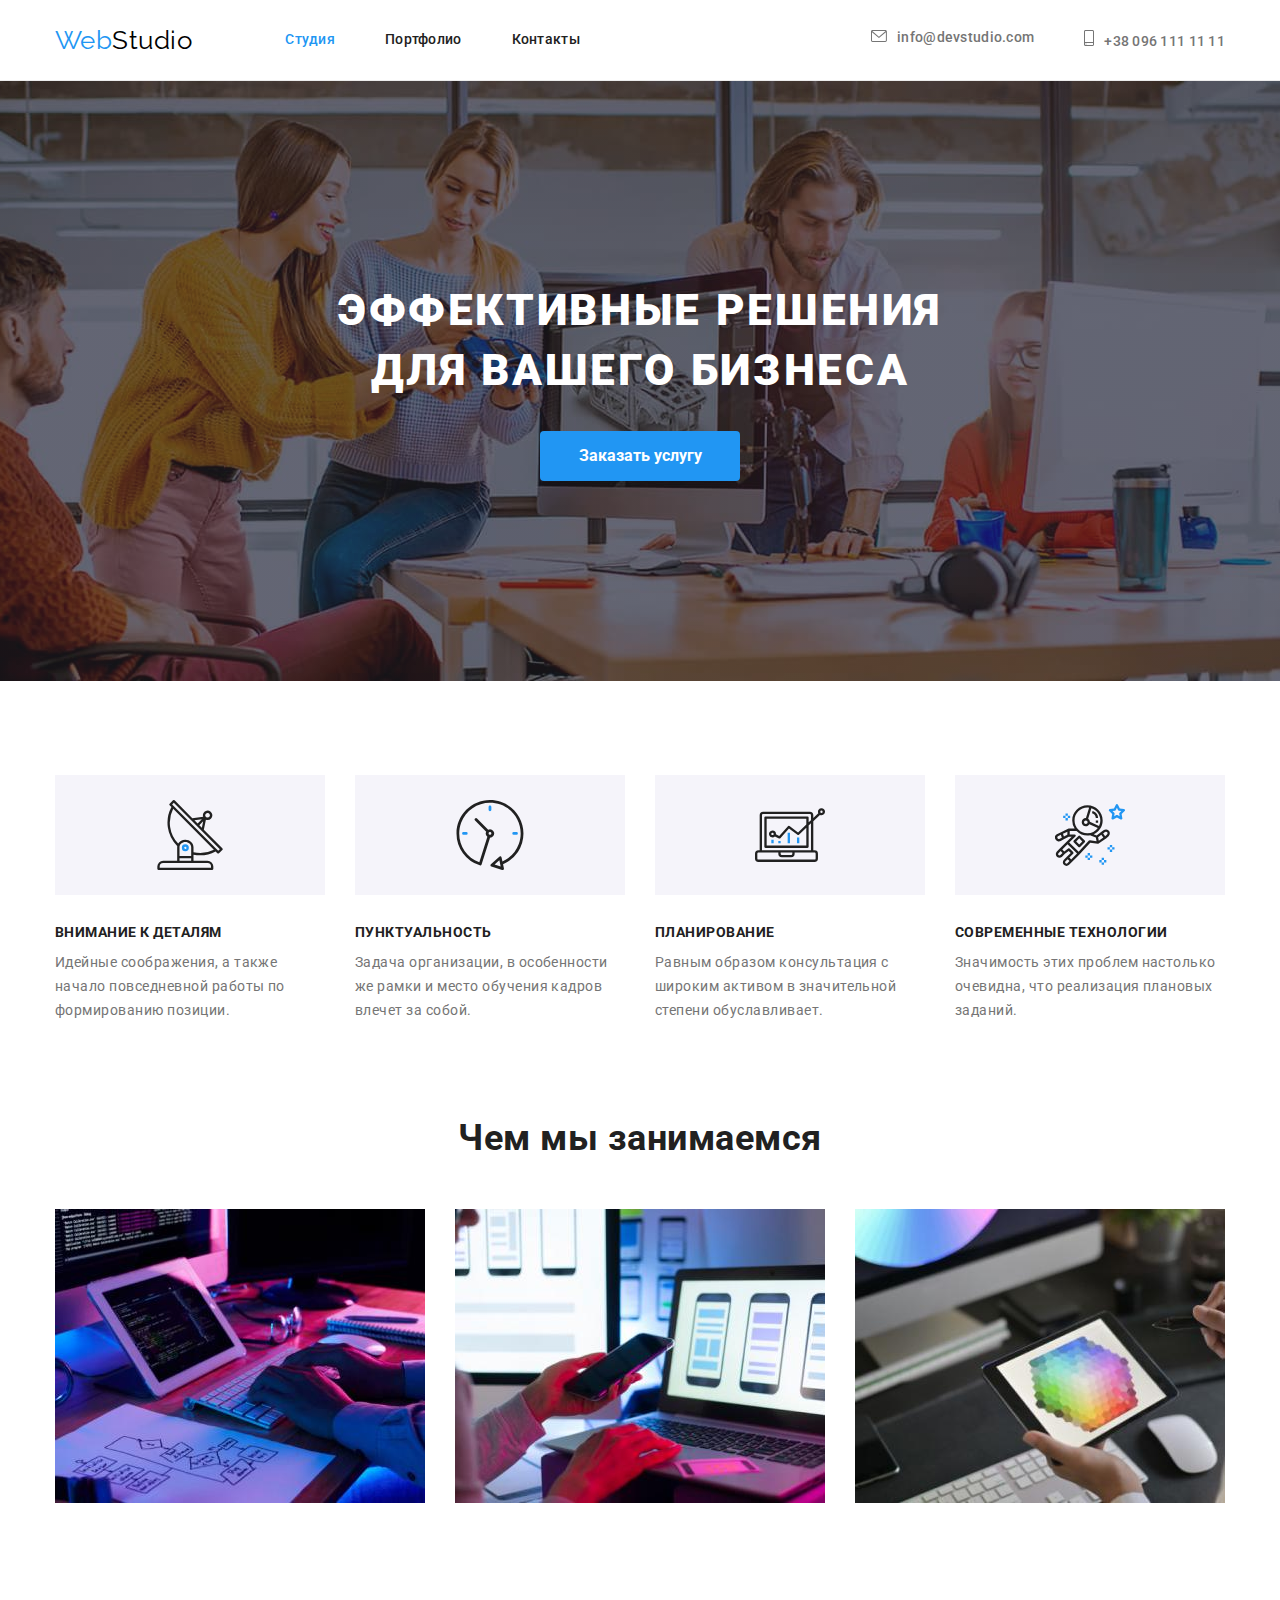
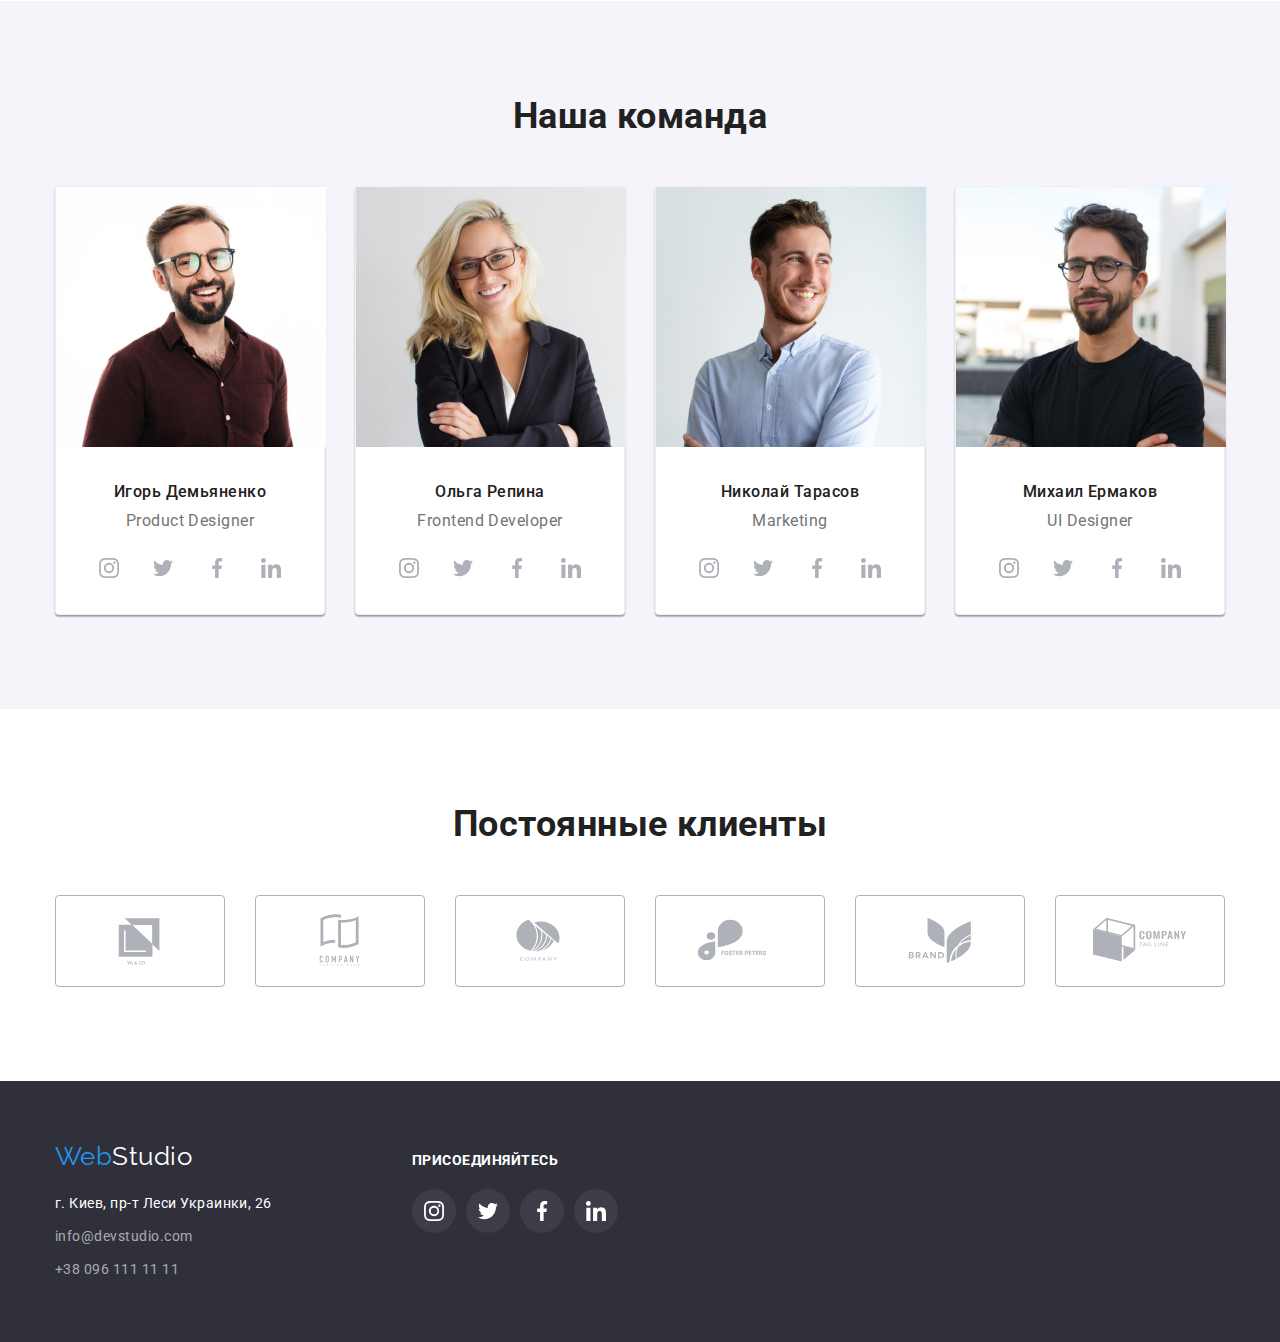
<file: index.html>
<!DOCTYPE html>
<html lang="ru">
<head>
  <meta charset="UTF-8">
  <meta name="viewport" content="width=device-width, initial-scale=1.0">
  <title>Document</title>
  <link 
  href="https://fonts.googleapis.com/css2?family=Raleway:wght@700&family=Roboto:wght@400;500;700;900&display=swap" 
  rel="stylesheet"
  >
  <link 
  rel="stylesheet" 
  href="https://cdnjs.cloudflare.com/ajax/libs/modern-normalize/1.1.0/modern-normalize.min.css">
  <link rel="stylesheet" href="./css/styles.css">
</head>
<body>
    <!--Шапка сайта-->
  <header class="navigation">
    <div class="container main-nav">
        <a href="./index.html" class="logo"><span class="logo-log">Web</span>Studio</a>
      <ul class="site-nav list">
        <li class="item"> <a class="link current" href="./index.html">Студия</a></li>
        <li class="item"> <a class="link" href="./portfolio.html">Портфолио</a></li>
        <li class="item"> <a class="link" href="Контакты">Контакты</a></li>
      </ul>
      <ul class="contact-nav list">
        <li class="item"> <a class="link" href="info@devstudio.com"> 
          <svg class="contact-icon" width="16" height="12">
          <use href="./images/svg/sprite.svg#icon-envelope-hover"></use>
          </svg>info@devstudio.com</a>
          </li>
        <li class="item"> <a class="link" href="+380961111111">
          <svg class="contact-icon" width="10" height="16">
          <use href="./images/svg/sprite.svg#icon-smartphone"></use>
          </svg>+38 096 111 11 11</a>
        </li>
      </ul>
    </div>
    </header>
     <main>
     <!--Герой-->
  <section class="hero">
    <div class="container">
      <h1 class="hero-title">Эффективные решения <br> для вашего бизнеса</h1>
      <button type="" class="button primery">Заказать услугу</button>
    </div>
    </section>
     <!--Преимущества-->
  <section class="feature">
  <div class="container">
  <ul class="feature-list">
    <li class="item">
      <div class="feature-desckription">
        <div class="feature-icon-svg">
        <svg class="feature-icon">
          <use href="./images/svg/sprite.svg#icon-antenna"></use>
        </svg>
        </div>
      <h3 class="title">Внимание к деталям</h3>
      <p class="feature-list-text">Идейные соображения, а также начало повседневной работы по формированию позиции.</p>
      </div>
    </li>
    <li class="item">
      <div class="feature-desckription">
        <div class="feature-icon-svg">
        <svg class="feature-icon">
          <use href="./images/svg/sprite.svg#icon-clock"></use>
        </svg>
        </div>
      <h3 class="title">Пунктуальность</h3>
      <p class="feature-list-text">Задача организации, в особенности же рамки и место обучения кадров влечет за собой.</p>
      </div>
    </li>
    <li class="item">
      <div class="feature-desckription">
        <div class="feature-icon-svg">
        <svg class="feature-icon">
          <use href="./images/svg/sprite.svg#icon-diagram"></use>
        </svg>
        </div>
      <h3 class="title">Планирование</h3>
      <p class="feature-list-text">Равным образом консультация с широким активом в значительной степени обуславливает.</p>
      </div>
    </li>
    <li class="item">
      <div class="feature-desckription">
        <div class="feature-icon-svg">
        <svg class="feature-icon">
          <use href="./images/svg/sprite.svg#icon-astronaut"></use>
        </svg>
        </div>
      <h3 class="title">Современные технологии</h3>
      <p class="feature-list-text">Значимость этих проблем настолько очевидна, что реализация плановых заданий.</p>
      </div>
    </li>
  </ul>
 </div>
  </section>
     <!--Чем мы занимаемся-->
  <section class="work">
    <div class="container">
    <h2 class="section-title">Чем мы занимаемся</h2>
    <ul class="work-list">
      <li class="item"> <img src="./images/work/box1.jpg" alt="планшет с клавиатурой" width="370" /></li>
      <li class="item"> <img src="./images/work/box2.jpg" alt="ноутбук и телефон" width="370" /></li>
      <li class="item"> <img src="./images/work/box3.jpg" alt="рисунок на планшете" width="370" /></li>
    </ul>
    </div>
  </section>
    <!--Наша команда-->
  <section class="team">
    <div class="container">
    <h2 class="section-title">Наша команда</h2>
    <ul class="our-team">
      <li class="item"> <img src="./images/team/photo1.jpg" alt="мужчина в очках улыбается" width="270" />
      <div class="title-position">
      <h3 class="title">Игорь Демьяненко</h3>
      <p class="our-team-position">Product Designer</p>
      <ul class="soc-list">
        <li class="soc-item"><a class="soc-link" href="">
          <svg class="icon">
          <use href="./images/svg/sprite.svg#icon-instagram"></use>
          </svg>
          </a>
        </li>
        <li class="soc-item"><a class="soc-link" href="">
          <svg class="icon">
          <use href="./images/svg/sprite.svg#icon-twitter"></use>
          </svg>
          </a>
        </li>
        <li class="soc-item"><a class="soc-link" href="">
          <svg class="icon">
          <use href="./images/svg/sprite.svg#icon-facebook"></use>
          </svg>
          </a>
        </li>
        <li class="soc-item"><a class="soc-link" href="">
          <svg class="icon">
          <use href="./images/svg/sprite.svg#icon-linkedin"></use>
          </svg>
          </a>
        </li>
      </ul>
      </div>
      </li>
    <li class="item"> <img src="./images/team/photo2.jpg" alt="женщина в очках" width="270" />
      <div class="title-position">
      <h3 class="title">Ольга Репина</h3>
      <p class="our-team-position">Frontend Developer</p>
      <ul class="soc-list">
        <li class="soc-item"><a class="soc-link" href="">
          <svg class="icon">
          <use href="./images/svg/sprite.svg#icon-instagram"></use>
          </svg>
          </a>
        </li>
        <li class="soc-item"><a class="soc-link" href="">
          <svg class="icon">
          <use href="./images/svg/sprite.svg#icon-twitter"></use>
          </svg>
          </a>
        </li>
        <li class="soc-item"><a class="soc-link" href="">
          <svg class="icon">
          <use href="./images/svg/sprite.svg#icon-facebook"></use>
          </svg>
          </a>
        </li>
        <li class="soc-item"><a class="soc-link" href="">
          <svg class="icon">
          <use href="./images/svg/sprite.svg#icon-linkedin"></use>
          </svg>
          </a>
        </li>
      </ul>
      </div>
    </li>
    <li class="item"> <img src="./images/team/photo3.jpg" alt="мужчина улыбается" width="270" />
      <div class="title-position">
      <h3 class="title">Николай Тарасов</h3>
      <p class="our-team-position">Marketing</p>
      <ul class="soc-list">
        <li class="soc-item"><a class="soc-link" href="">
          <svg class="icon">
          <use href="./images/svg/sprite.svg#icon-instagram"></use>
          </svg>
          </a>
        </li>
        <li class="soc-item"><a class="soc-link" href="">
          <svg class="icon">
          <use href="./images/svg/sprite.svg#icon-twitter"></use>
          </svg>
          </a>
        </li>
        <li class="soc-item"><a class="soc-link" href="">
          <svg class="icon">
          <use href="./images/svg/sprite.svg#icon-facebook"></use>
          </svg>
          </a>
        </li>
        <li class="soc-item"><a class="soc-link" href="">
          <svg class="icon">
          <use href="./images/svg/sprite.svg#icon-linkedin"></use>
          </svg>
          </a>
        </li>
      </ul>
      </div>
    </li> 
    <li class="item"> <img src="./images/team/photo4.jpg" alt="мужчина в очках" width="270" />
      <div class="title-position">
      <h3 class="title">Михаил Ермаков</h3>
      <p class="our-team-position">UI Designer</p>
      <ul class="soc-list">
        <li class="soc-item"><a class="soc-link" href="">
          <svg class="icon">
          <use href="./images/svg/sprite.svg#icon-instagram"></use>
          </svg>
          </a>
        </li>
        <li class="soc-item"><a class="soc-link" href="">
          <svg class="icon">
          <use href="./images/svg/sprite.svg#icon-twitter"></use>
          </svg>
          </a>
        </li>
        <li class="soc-item"><a class="soc-link" href="">
          <svg class="icon">
          <use href="./images/svg/sprite.svg#icon-facebook"></use>
          </svg>
          </a>
        </li>
        <li class="soc-item"><a class="soc-link" href="">
          <svg class="icon">
          <use href="./images/svg/sprite.svg#icon-linkedin"></use>
          </svg>
          </a>
        </li>
      </ul>
      </div>
    </li>
    </ul>
    </div>
  </section>
  <section class="clients">
    <div class="container">
      <h2 class="section-title">Постоянные клиенты</h2>
      <ul class="client-list">
        <li class="client-item">
          <a class="client-link" href="">
            <svg class="client-icon">
            <use href="./images/svg/sprite.svg#icon-Logo1"></use>
            </svg>
          </a>
        </li>
        <li class="client-item">
          <a class="client-link" href="">
            <svg class="client-icon">
            <use href="./images/svg/sprite.svg#icon-Logo2"></use>
            </svg>
          </a>
        </li>
        <li class="client-item">
          <a class="client-link" href="">
            <svg class="client-icon">
            <use href="./images/svg/sprite.svg#icon-Logo3"></use>
            </svg>
          </a>
        </li>
        <li class="client-item">
          <a class="client-link" href="">
            <svg class="client-icon">
            <use href="./images/svg/sprite.svg#icon-Logo4"></use>
            </svg>
          </a>
        </li>
        <li class="client-item">
          <a class="client-link" href="">
            <svg class="client-icon">
            <use href="./images/svg/sprite.svg#icon-Logo5"></use>
            </svg>
          </a>
        </li>
        <li class="client-item">
          <a class="client-link" href="">
            <svg class="client-icon">
            <use href="./images/svg/sprite.svg#icon-Logo6"></use>
            </svg>
          </a>
        </li>
      </ul>
    </div>
  </section>
  </main>
    <!--Футер-->
    <footer class="footer">
    <div class="container join">
      <div class="address">
      <a class="logo" href="./index.html"><span class="logo-log">Web</span>Studio</a>
      <address>
        <ul class="address-list">
          <li> <a class="address" href="https://goo.gl/maps/p9asSNpHpRRXdiQKA">г. Киев, пр-т Леси Украинки, 26</a></li>
          <li> <a class="address-list-link" href="info@devstudio.com">info@devstudio.com</a></li>
          <li> <a class="address-list-link" href="+380961111111">+38 096 111 11 11</a></li>
        </ul>
      </address>
      </div>
      <div>
      <h3 class="title-join">Присоединяйтесь</h3>
      <ul class="join-list">
        <li class="join-item">
          <a class="join-link" href="">
            <svg class="join-icon">
            <use href="./images/svg/sprite.svg#icon-instagram"></use>
            </svg>
          </a>
        </li>
        <li class="join-item">
          <a class="join-link" href="">
            <svg class="join-icon">
            <use href="./images/svg/sprite.svg#icon-twitter"></use>
            </svg>
          </a>
        </li>
        <li class="join-item">
          <a class="join-link" href="">
            <svg class="join-icon">
            <use href="./images/svg/sprite.svg#icon-facebook"></use>
            </svg>
          </a>
        </li>
        <li class="join-item">
          <a class="join-link" href="">
            <svg class="join-icon">
            <use href="./images/svg/sprite.svg#icon-linkedin"></use>
            </svg>
          </a>
        </li>
      </ul>
      </div>
    </div>
    </footer>
</body>
</html>
</file>
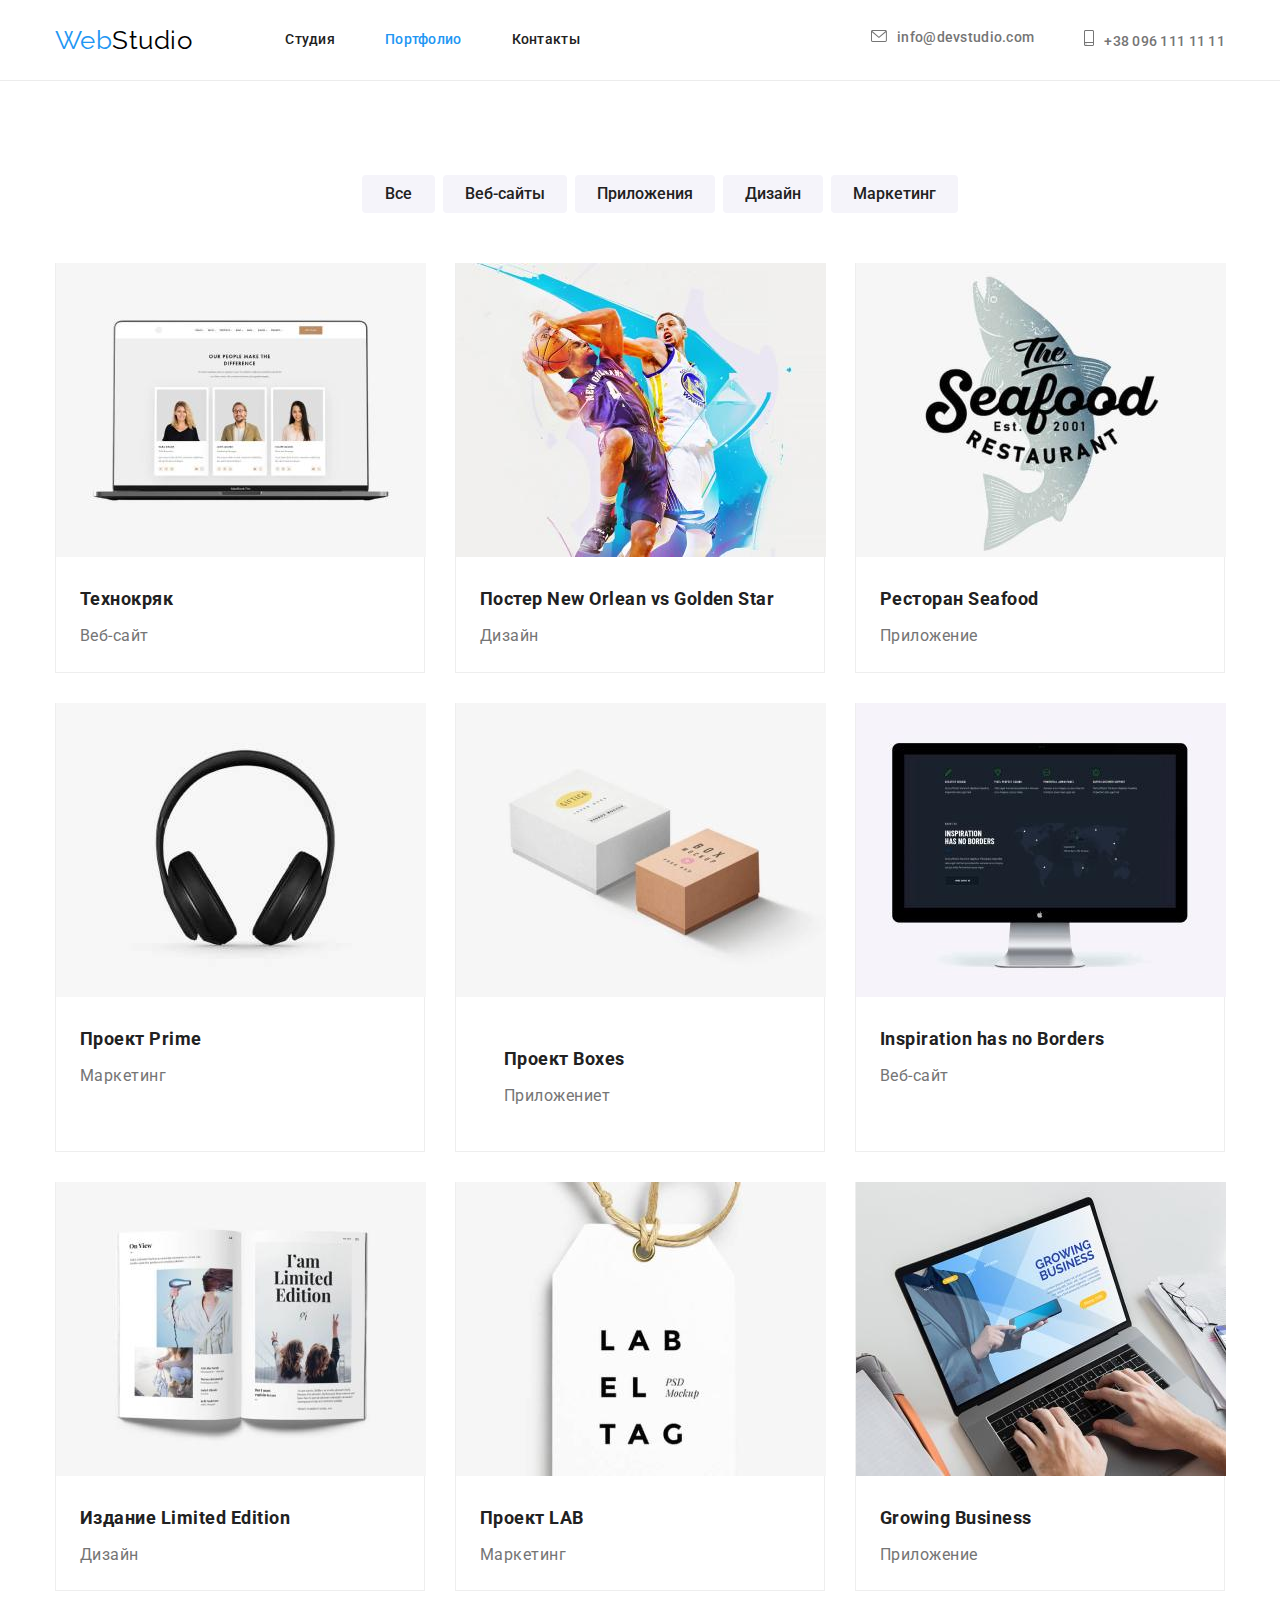
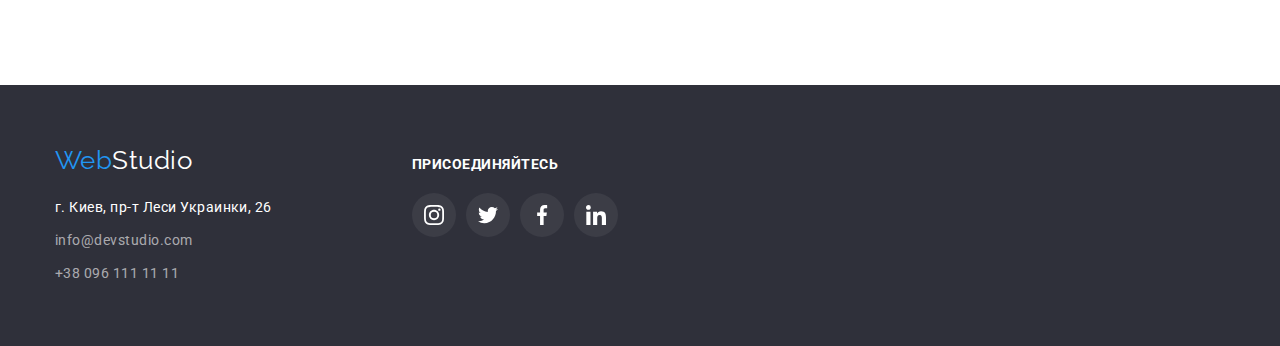
<file: portfolio.html>
<!DOCTYPE html>
<html lang="ru">
<head>
  <meta charset="UTF-8">
  <meta http-equiv="X-UA-Compatible" content="IE=edge">
  <meta name="viewport" content="width=device-width, initial-scale=1.0">
  <title>Document</title>
  <link 
  href="https://fonts.googleapis.com/css2?family=Raleway:wght@700&family=Roboto:wght@400;500;700;900&display=swap" 
  rel="stylesheet"
  >
  <link 
  rel="stylesheet" 
  href="https://cdnjs.cloudflare.com/ajax/libs/modern-normalize/1.1.0/modern-normalize.min.css">
  <link rel="stylesheet" href="./css/styles.css">
</head>
<body>
<!--Шапка сайта-->
  <header class="navigation">
    <div class="container main-nav">
    <a href="./index.html" class="logo"><span class="logo-log">Web</span>Studio</a>
<ul class="site-nav list"> 
  <li class="item"> <a class="link" href="./index.html">Студия</a></li>
  <li class="item"> <a class="link current" href="./portfolio.html">Портфолио</a></li>
  <li class="item"> <a class="link" href="Контакты">Контакты</a></li>
</ul>
<ul class="contact-nav list">
  <li class="item"> <a class="link" href="info@devstudio.com"> 
    <svg class="contact-icon" width="16" height="12">
    <use href="./images/svg/sprite.svg#icon-envelope-hover"></use>
    </svg>info@devstudio.com</a>
    </li>
  <li class="item"> <a class="link" href="+380961111111">
    <svg class="contact-icon" width="10" height="16">
    <use href="./images/svg/sprite.svg#icon-smartphone"></use>
    </svg>+38 096 111 11 11</a>
  </li>
</ul>
</div>
</header>
<main>
<!--Наши работы-->
  <section class="project">
  <div class="container">
  <ul class="project-button ">
    <li class="item"><button type="" class="button secondary">Все</button></li>
    <li class="item"><button type="" class="button secondary">Веб-сайты</button></li>
    <li class="item"><button type="" class="button secondary">Приложения</button></li>
    <li class="item"><button type="" class="button secondary">Дизайн</button></li>
    <li class="item"><button type="" class="button secondary">Маркетинг</button></li>
  </ul>       
  <ul class="project-desckription">
    <li class="item"> <img src="./images/project/project1.jpg" alt="веб-страница на ноутбуке" width="370" />
      <div class="project-name">
      <h3 class="project-title">Технокряк</h3>
      <p class="project-title-text">Веб-сайт</p>
      </div>
    </li>
    <li class="item"> <img src="./images/project/project2.jpg" alt="два баскетболиста" width="370" />
      <div class="project-name">
      <h3 class="project-title">Постер New Orlean vs Golden Star</h3>
      <p class="project-title-text">Дизайн</p>
      </div>
      </li>
    <li class="item"> <img src="./images/project/project3.jpg" alt="логотип и название морского ресторана" width="370" />
      <div class="project-name">
      <h3 class="project-title">Ресторан Seafood</h3>
      <p class="project-title-text">Приложение</p>
      </div>
    </li> 
    <li class="item"> <img src="./images/project/project4.jpg" alt="чорные наушники" width="370" />
      <div class="project-name">
      <h3 class="project-title">Проект Prime</h3>
      <p class="project-title-text">Маркетинг</p>
      </div>
    </li>
    <li class="item"> <img src="./images/project/project5.jpg" alt="две коробки: белая и бежевая" width="370" />
      <div class="project-name">
      <div class="project-name"><h3 class="project-title">Проект Boxes</h3>
      <p class="project-title-text">Приложениет</p>
      </div>
    </li>
    <li class="item"> <img src="./images/project/project6.jpg" alt="монитор" width="370" />
      <div class="project-name">
      <h3 class="project-title">Inspiration has no Borders</h3>
      <p class="project-title-text">Веб-сайт</p>
      </div>
    </li>
    <li class="item"> <img src="./images/project/project7.jpg" alt="открытая книга" width="370" />
      <div class="project-name">
      <h3 class="project-title">Издание Limited Edition</h3>
      <p class="project-title-text">Дизайн</p>
      </div>
    </li> 
    <li class="item"> <img src="./images/project/project8.jpg" alt="бирка" width="370" />
      <div class="project-name">
      <h3 class="project-title">Проект LAB</h3>
      <p class="project-title-text">Маркетинг</p>
      </div>
    </li>
    <li class="item"> <img src="./images/project/project9.jpg" alt="руки и ноутбук" width="370" />
      <div class="project-name">
      <h3 class="project-title">Growing Business</h3>
      <p class="project-title-text">Приложение</p>
      </div>
    </li>
  </ul>
</div>
</main>
<!--Футер-->
<footer class="footer">
  <div class="container join">
    <div class="address">
    <a class="logo" href="./index.html"><span class="logo-log">Web</span>Studio</a>
    <address>
      <ul class="address-list">
        <li> <a class="address" href="https://goo.gl/maps/p9asSNpHpRRXdiQKA">г. Киев, пр-т Леси Украинки, 26</a></li>
        <li> <a class="address-list-link" href="info@devstudio.com">info@devstudio.com</a></li>
        <li> <a class="address-list-link" href="+380961111111">+38 096 111 11 11</a></li>
      </ul>
    </address>
    </div>
    <div>
    <h3 class="title-join">Присоединяйтесь</h3>
    <ul class="join-list">
      <li class="join-item">
        <a class="join-link" href="">
          <svg class="join-icon">
          <use href="./images/svg/sprite.svg#icon-instagram"></use>
          </svg>
        </a>
      </li>
      <li class="join-item">
        <a class="join-link" href="">
          <svg class="join-icon">
          <use href="./images/svg/sprite.svg#icon-twitter"></use>
          </svg>
        </a>
      </li>
      <li class="join-item">
        <a class="join-link" href="">
          <svg class="join-icon">
          <use href="./images/svg/sprite.svg#icon-facebook"></use>
          </svg>
        </a>
      </li>
      <li class="join-item">
        <a class="join-link" href="">
          <svg class="join-icon">
          <use href="./images/svg/sprite.svg#icon-linkedin"></use>
          </svg>
        </a>
      </li>
    </ul>
    </div>
  </div>
</footer>
</body>
</html>
</file>
<file: css/styles.css>
/* цвет основного текста #757575 */
/* вторичный цвет текста #212121 */
/* цвет первого заголовка #FFFFFF */
/* цвет логотипа #2196F3 и #000000 */
/* цвет футер електронка и телефон color: rgba(255, 255, 255, 0.6); белый #000000*/
/* акцент #2196F3 */
/* вторичный цвет фона #2F303A #F5F4FA */

:root {
  --primery-text-color: #757575;
  --title-text-color: #212121;
  --accent-color: #2196F3;
  --logo-text-color: #000000;
  --primery-white-color: #FFFFFF;
  --primery-grey-color: #F5F4FA;
}

*,
*::before,
*::after {
  box-sizing: border-box;
}
body {
  background-color: var(--primery-white-color);
  color: var(--primery-text-color) ;

  font-family: Roboto, sans-serif;
  letter-spacing: 0.03em;

}

.list {
  list-style: none;
  padding: 0;
  margin: 0;
}
.navigation {
 border-bottom: 1px solid #ececec;
}
.navigation .link{
 text-decoration: none;
 color: var(--title-text-color)
}
.container {
  width: 1200px;
  padding-left: 15px;
  padding-right: 15px;
  margin-left: auto;
  margin-right: auto;

 /* outline: 2px solid tomato; */
}
.logo {
  text-decoration: none;
  color: var(--logo-text-color);
  font-family: Raleway, cursive;
  font-size: 26px;
  line-height: 1.19;
}
.logo-log {
  color: var(--accent-color);
}

/* Main nav*/
.main-nav {
  display: flex;
  align-items: center;
}

/* Site nav */
.site-nav {
  display: flex;
  margin-left: 93px;
}
.site-nav .item:not( :last-child) {
  margin-right: 50px;
}

.site-nav .link {
  display: block;
  padding-top: 32px;
  padding-bottom: 32px;
  font-weight: 500;
  font-size: 14px;
  line-height: 1.14;
  letter-spacing: 0.02em;
}
.site-nav .link:hover,
.site-nav .link:focus {
  color: var(--accent-color);
}
.site-nav .link.current {
 color: var(--accent-color);
}
/* Contact nav */
.contact-nav {
  display: flex;
  margin-left: auto;
  font-weight: 500;
  font-size: 14px;
  line-height: 1.14;
  letter-spacing: 0.02em;
}
.contact-nav .item + .item {
  margin-left: 50px;
}
.contact-nav .link {
  color: var(--primery-text-color);
}
.contact-nav .link:hover,
.contact-nav .link:focus {
  color: var(--accent-color); 
}

.contact-icon {
  margin-right: 10px;
  fill: var(--primery-text-color);
} 
.link:hover .contact-icon,
.link:focus .contact-icon {
  fill: var(--accent-color);
}
/* Hero*/
.hero {
  max-width: 1600px;
  height: 600px;
  margin-left: auto;
  margin-right: auto;
  padding-top: 200px;
  padding-bottom: 200px;
  background-image: linear-gradient(to right, 
  rgba(47, 48, 58, 0.4), rgba(47, 48, 58, 0.4)), 
  url(../images/hero/hero.jpg);
  background-size: cover;
  background-position: center;
  background-color: #2F303A;
  text-align: center;
}
.hero-title {
  margin-top: 0;
  margin-bottom: 30px;
  text-transform: uppercase;
  color: var(--primery-white-color);
  font-weight: 900;
  font-size: 44px;
  line-height: 1.36; 
  letter-spacing: 0.06em;
}

 /* Feature */
 .feature {
   padding-top: 94px;
 }
.feature-list {
  display: flex;
  margin-top: 0;
  margin-bottom: 0;
  list-style: none;
  padding-left: 0;
}
.feature-icon {
  list-style: none;
  width: 70px;
  height: 70px;
}
.feature-icon-svg {
  width: 270px;
  height: 120px;
  margin-bottom: 30px;
  display: flex;
  justify-content: center;
  align-items: center;
  background-color: var(--primery-grey-color);
}
.feature-list .item {
  width: 270px;
  margin-right: 30px;
  }
.feature-list .item: :nth-child(4n) {
  margin-right: 0;
}
.feature-list .title {
  margin-top: 0;
  margin-bottom: 10px;
  text-transform: uppercase;
  color: var(--title-text-color);
  font-weight: 700;
  font-size: 14px;
  line-height: 1.14;
}
.feature-list-text {
  margin-top: 0;
  margin-bottom: 0;
  font-size: 14px;
  line-height: 1.71;

}

/* Section */

.section-title {
  margin-top: 0;
  margin-bottom: 50px;
  color: var(--title-text-color);
  font-weight: 700;
  font-size: 36px;
  line-height: 1.17;
  text-align: center;
}

/* Examples */
.work {
padding-top: 94px;
padding-bottom: 94px;
}
.work-list {
  list-style: none;
  display: flex;
  margin-top: 0;
  margin-bottom: 0;
  padding-left: 0;
}
.work-list .item {
  padding-top: 50;
  width: 370px;
  margin-right: 30px;
}

/* Team*/
.team {
  background-color: var(--primery-grey-color);
  padding-top: 94px;
  padding-bottom: 94px;
}
.our-team {
  list-style: none;
  display: flex;
  margin-top: 0;
  margin-bottom: 0;
  padding-left: 0;
}
.our-team .item {
  width: 270px;
  height: 428px;
  margin-right: 30px;
  text-align: center;
  border: 1px solid #eeeeee;
  border-top: none;
  background-color: var(--primery-white-color);
  box-shadow: 0px 1px 3px rgba(0, 0, 0, 0.12), 0px 1px 1px rgba(0, 0, 0, 0.14), 0px 2px 1px rgba(0, 0, 0, 0.2);
  border-radius: 0px 0px 4px 4px;
}
.title-position {
  margin-top: 30px;
  margin-bottom: 30px;
}
.our-team .title {
  margin-top: 0;
  margin-bottom: 10px;
  color: var(--title-text-color);
  font-weight: 500;
  font-size: 16px;
  line-height: 1.19;
}
.our-team-position {
  margin-top: 0;
  margin-bottom: 0;
  font-size: 16px;
  line-height: 1.19;
}
.soc-item {
  width: 44px;
  height: 44px;
}
.soc-list {
  margin-top: 16px;
  padding-left: 0;
  display: flex;
  justify-content: center;
  align-items: center;
}
.soc-list li:not(:last-child) {
  margin-right: 10px;
}
.soc-link {
width: 100%;
height: 100%;
display: flex;
justify-content: center;
align-items: center;
background-color: var(--primery-white-color);  
border-radius: 50%;
}
.soc-link:hover,
.soc-link:focus {
background-color: var(--accent-color);
}
.soc-link:hover .icon,
.soc-link:focus .icon {
  fill: var(--primery-white-color);
}
.soc-item {
  list-style: none;
  
}
.icon {
  width: 20px;
  height: 20px;
  fill: #AFB1B8;
}

/* Clients */
.clients {
  padding-top: 94px;
  padding-bottom: 94px;
}
.client-list {
  margin: 0;
  padding: 0;
  display: flex;
  justify-content: space-between;
}
.client-item {
  list-style: none;
  width: 170px;
  height: 92px;
  border: 1px solid #AFB1B8;
  border-radius: 4px;
}
.client-link {
  width: 100%;
  height: 100%;
  display: flex;
  justify-content: center;
  align-items: center;
}
.client-icon {
  width: 106px;
  height: 60px;
  fill: #AFB1B8;
}
.client-item:hover, 
.client-item:focus {
  border-color: var(--accent-color);
}
.client-link:hover .client-icon,
.client-link:focus .client-icon {
   fill: var(--accent-color);
  }

/* Project */
.project{
  padding-top: 94px;
  padding-bottom: 94px;
}
.project-button {
  margin-top: 0;
  margin-bottom: 50px;
  list-style: none;
  display: flex;
  justify-content: center;
  
}
.project-button .item:not(:last-child) {
  margin-right: 8px;}

.project-desckription {
  margin-top: 0;
  margin-bottom: 0;
  list-style: none;
  display: flex;
  flex-wrap: wrap;
  padding-left: 0;
}
.project-desckription .item {
  width:370px;
  margin-right: 30px;
  margin-bottom: 30px;
  border: 1px solid #eeeeee;
  border-top: none;
}
.project-desckription .item:hover,
.project-desckription .item:focus {
  box-shadow: 0px 1px 1px rgba(0, 0, 0, 0.12), 
  0px 4px 4px rgba(0, 0, 0, 0.06),
  1px 4px 6px rgba(0, 0, 0, 0.16); 
}
.project-desckription .item:nth-child(3n) {
  margin-right: 0;
}
.project-desckription .item:nth-last-child(-n+3) {
  margin-bottom: 0;
}
.project-name {
  padding-top: 20px;
  padding-bottom: 20px;
  margin-left: 24px;
}
.project .project-title {
  margin-top: 0;
  margin-bottom: 4px; 
  color: var(--title-text-color);
  font-weight: 700;
  font-size: 18px;
  line-height: 2;
}
.project-title-text {
  margin-top: 0;
  margin-bottom: 0; 
  font-weight: 400;
  font-size: 16px;
  line-height: 1.88;
}

  /* Footer */
  .footer {
   margin-left: 0;
   padding-top: 60px;
   padding-bottom: 60px;
   background-color: #2F303A;
  }
  .footer .logo {
  color: var(--primery-white-color);
  }
  .footer .address-list {
   list-style: none;
   margin-top: 20px;
   margin-bottom: 0;
   padding-left: 0;
  }
  .address-list-link {
    text-decoration: none;  
    color: rgba(255, 255, 255, 0.6);
    font-style: normal;
    font-size: 14px;
    line-height: 1.71;
    margin-bottom: 9px;
  }
  .address-list .address {
    color: var(--primery-white-color);
    text-decoration: none;
    font-style: normal;
    font-size: 14px;
    line-height: 1.71;
  }
  .address-list li:not(:last-child) {
    margin-bottom: 9px;
  }
  .address {
    margin-right: 70px;
  }
  .title-join {
    margin-top: 0;
    margin-bottom: 20px;
    padding-top: 12px;
    font-weight: 700;
    font-size: 14px;
    line-height: 1.14;
    text-transform: uppercase;
    color: var(--primery-white-color);
  }
  .join-list {
    display: flex;
    justify-content: flex-start;
    padding-left: 0;
  }
  .join-list li:not(:last-child) {
    margin-right: 10px;
  }
  .join-item {
    list-style: none;
    width: 44px;
    height: 44px;
  }
  .join-link {
    width: 100%;
    height: 100%;
    display: flex;
    justify-content: center;
    align-items: center;
    border-radius: 50%;
    background-color: #FFFFFF10;
  }
  .join-link:hover,
  .join-link:focus {
    background-color: var(--accent-color);
}
  .join-icon {
    width: 20px;
    height: 20px;
    fill: var(--primery-white-color);
  }
  .join {
    display: flex;
  }

    /* Button */
  .button {
    display: inline-block;
    border-radius: 4px;
    border: 0px;
    text-align: center;
    font-family: inherit;
    background-color:var(--primery-white-color) ;
    color: var(--title-text-color);
  }
  .button.primery {
    padding: 10px 32px;
    width: 200px;
    background-color:var(--accent-color) ;
    color: var(--primery-white-color);
    font-weight: 700;
    font-size: 16px;
    line-height: 1.88;
  }
  .button.secondary {
    list-style: none;
    background-color: var(--primery-grey-color);
    color: var(--title-text-color);
    font-weight: 500;
    font-size: 16px;
    line-height: 1.63;
    padding: 6px 22px;
    min-width: 73px;
  }
  .button.secondary:hover,
  .button.secondary:focus {
    color: var(--primery-white-color);
    background-color: var(--accent-color);
    box-shadow: 0px 3px 1px rgba(0, 0, 0, 0.1),
     0px 1px 2px rgba(0, 0, 0, 0.08),
     0px 2px 2px rgba(0, 0, 0, 0.12);
  }
</file>
